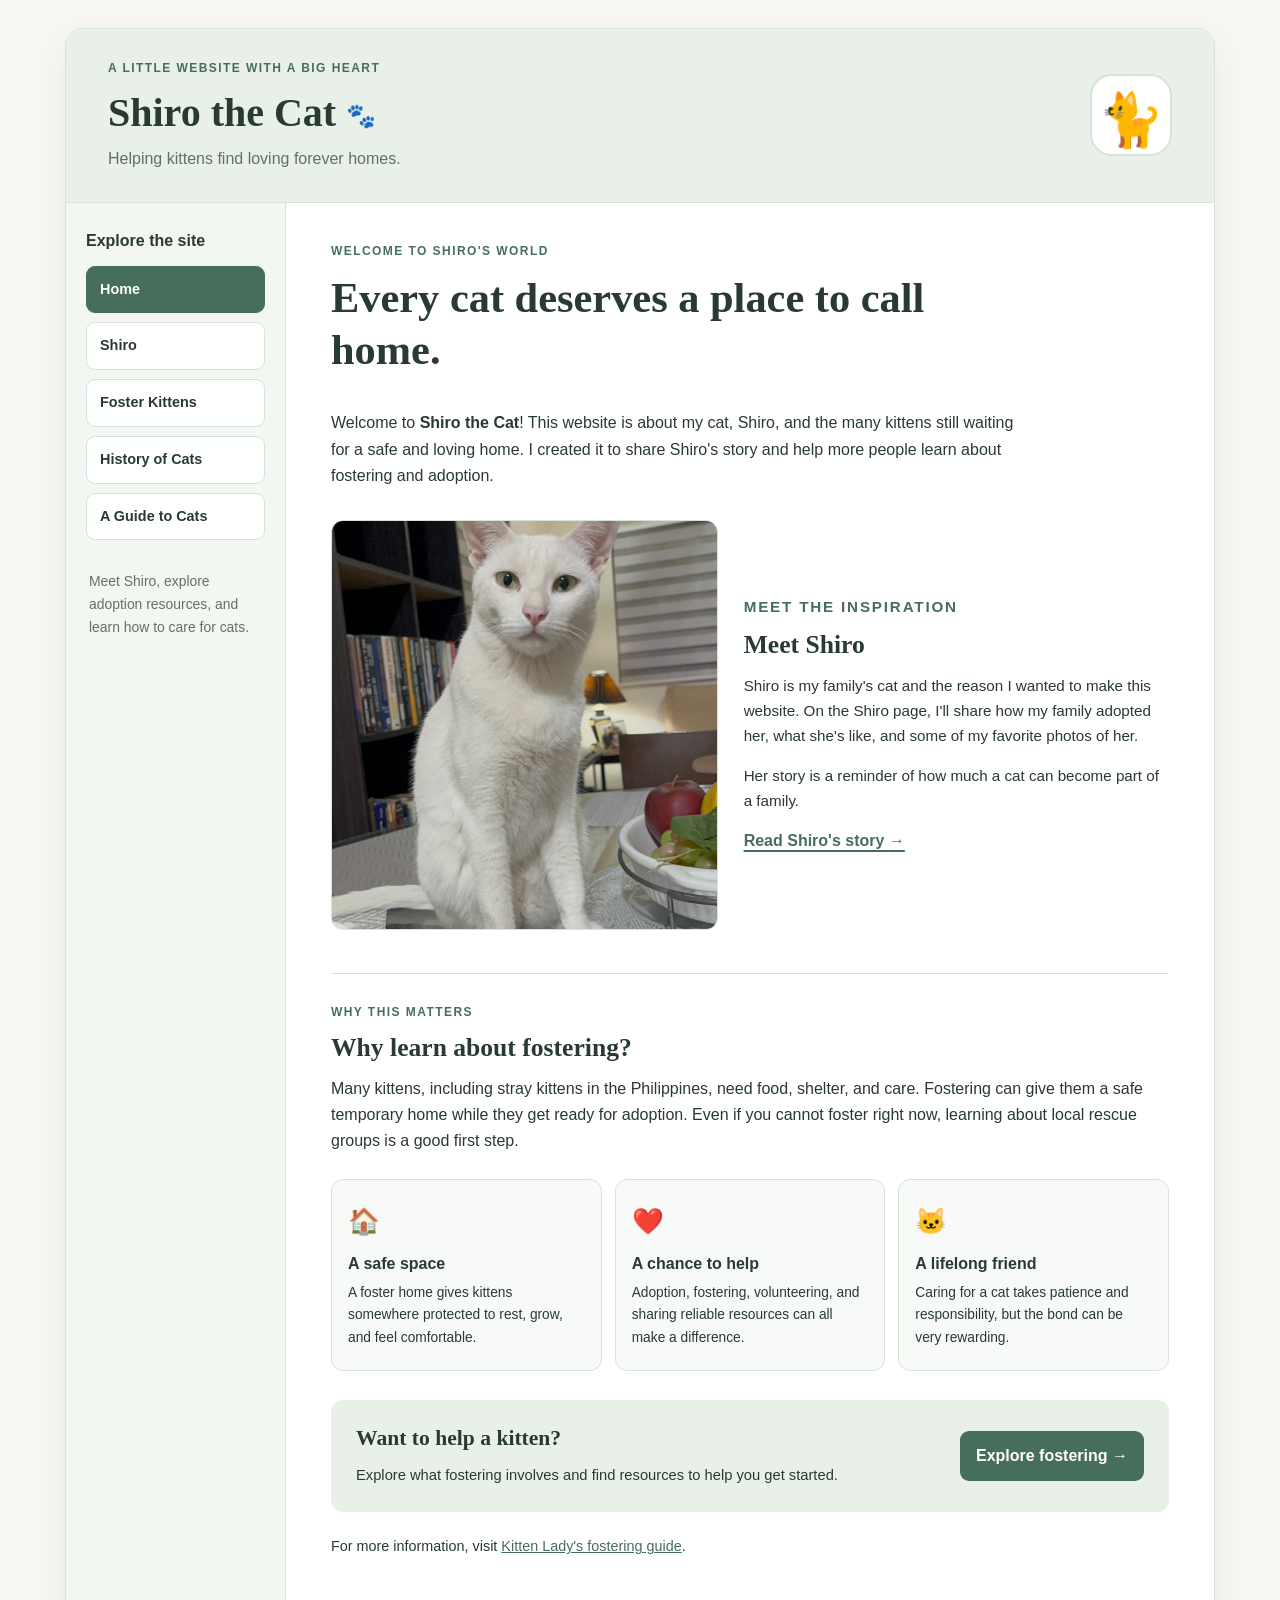
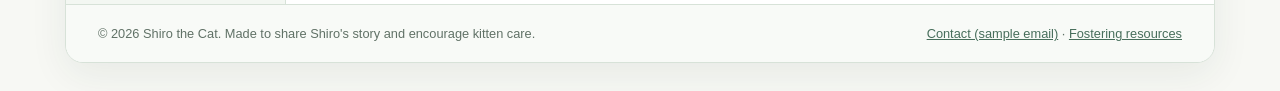
<file: index.html>
<!DOCTYPE html>
<html lang="en">
<head>
    <meta charset="UTF-8">
    <meta name="viewport" content="width=device-width, initial-scale=1.0">
    <meta name="description" content="Meet Shiro the Cat and learn why fostering and adopting kittens can make a difference.">
    <meta name="author" content="Mark Vouga">
    <title>Home | Shiro the Cat</title>
    <link rel="stylesheet" href="style.css">
</head>
<body>
    <div class="site-wrapper">
        <header class="site-header">
            <div>
                <p class="eyebrow">A little website with a big heart</p>
                <h1>Shiro the Cat <span aria-hidden="true">🐾</span></h1>
                <p class="tagline">Helping kittens find loving forever homes.</p>
            </div>
            <div class="header-cat" aria-hidden="true">🐈</div>
        </header>

        <div class="page-layout">
            <nav class="site-nav" aria-label="Main navigation">
                <h2>Explore the site</h2>
                <ul>
                    <li><a class="active" aria-current="page" href="index.html">Home</a></li>
                    <li><a href="shiro.html">Shiro</a></li>
                    <li><a href="foster.html">Foster Kittens</a></li>
                    <li><a href="history.html">History of Cats</a></li>
                    <li><a href="guide.html">A Guide to Cats</a></li>
                </ul>
                <p class="nav-note">Meet Shiro, explore adoption resources, and learn how to care for cats.</p>
            </nav>

            <main id="main-content">
                <section class="welcome">
                    <p class="eyebrow">Welcome to Shiro's world</p>
                    <h2>Every cat deserves a place to call home.</h2>
                    <p>Welcome to <strong>Shiro the Cat</strong>! This website is about my cat, Shiro, and the many kittens still waiting for a safe and loving home. I created it to share Shiro's story and help more people learn about fostering and adoption.</p>
                </section>

                <section class="feature" aria-labelledby="meet-shiro-title">
                    <img class="shiro-photo" src="shiro1.jpeg" alt="Shiro, a white cat with green eyes, sitting on a glass table at home." width="928" height="1649">
                    <div class="feature-text">
                        <p class="eyebrow">Meet the inspiration</p>
                        <h3 id="meet-shiro-title">Meet Shiro</h3>
                        <p>Shiro is my family's cat and the reason I wanted to make this website. On the Shiro page, I'll share how my family adopted her, what she's like, and some of my favorite photos of her.</p>
                        <p>Her story is a reminder of how much a cat can become part of a family.</p>
                        <a class="text-link" href="shiro.html">Read Shiro's story <span aria-hidden="true">→</span></a>
                    </div>
                </section>

                <section class="why-adopt" aria-labelledby="why-adopt-title">
                    <p class="eyebrow">Why this matters</p>
                    <h3 id="why-adopt-title">Why learn about fostering?</h3>
                    <p>Many kittens, including stray kittens in the Philippines, need food, shelter, and care. Fostering can give them a safe temporary home while they get ready for adoption. Even if you cannot foster right now, learning about local rescue groups is a good first step.</p>
                    <div class="info-grid">
                        <article class="info-card">
                            <span aria-hidden="true">🏠</span>
                            <h4>A safe space</h4>
                            <p>A foster home gives kittens somewhere protected to rest, grow, and feel comfortable.</p>
                        </article>
                        <article class="info-card">
                            <span aria-hidden="true">❤️</span>
                            <h4>A chance to help</h4>
                            <p>Adoption, fostering, volunteering, and sharing reliable resources can all make a difference.</p>
                        </article>
                        <article class="info-card">
                            <span aria-hidden="true">🐱</span>
                            <h4>A lifelong friend</h4>
                            <p>Caring for a cat takes patience and responsibility, but the bond can be very rewarding.</p>
                        </article>
                    </div>
                </section>

                <section class="next-step" aria-labelledby="next-step-title">
                    <div>
                        <h3 id="next-step-title">Want to help a kitten?</h3>
                        <p>Explore what fostering involves and find resources to help you get started.</p>
                    </div>
                    <a class="button-link" href="foster.html">Explore fostering <span aria-hidden="true">→</span></a>
                </section>

                <p class="external-resource">For more information, visit <a href="https://www.kittenlady.org/fostering" target="_blank" rel="noopener noreferrer">Kitten Lady's fostering guide</a>.</p>
            </main>
        </div>

        <footer class="site-footer">
            <p>&copy; 2026 Shiro the Cat. Made to share Shiro's story and encourage kitten care.</p>
            <p><a href="mailto:hello@example.com">Contact (sample email)</a> <span aria-hidden="true">·</span> <a href="https://www.kittenlady.org/fostering" target="_blank" rel="noopener noreferrer">Fostering resources</a></p>
        </footer>
    </div>
</body>
</html>
</file>
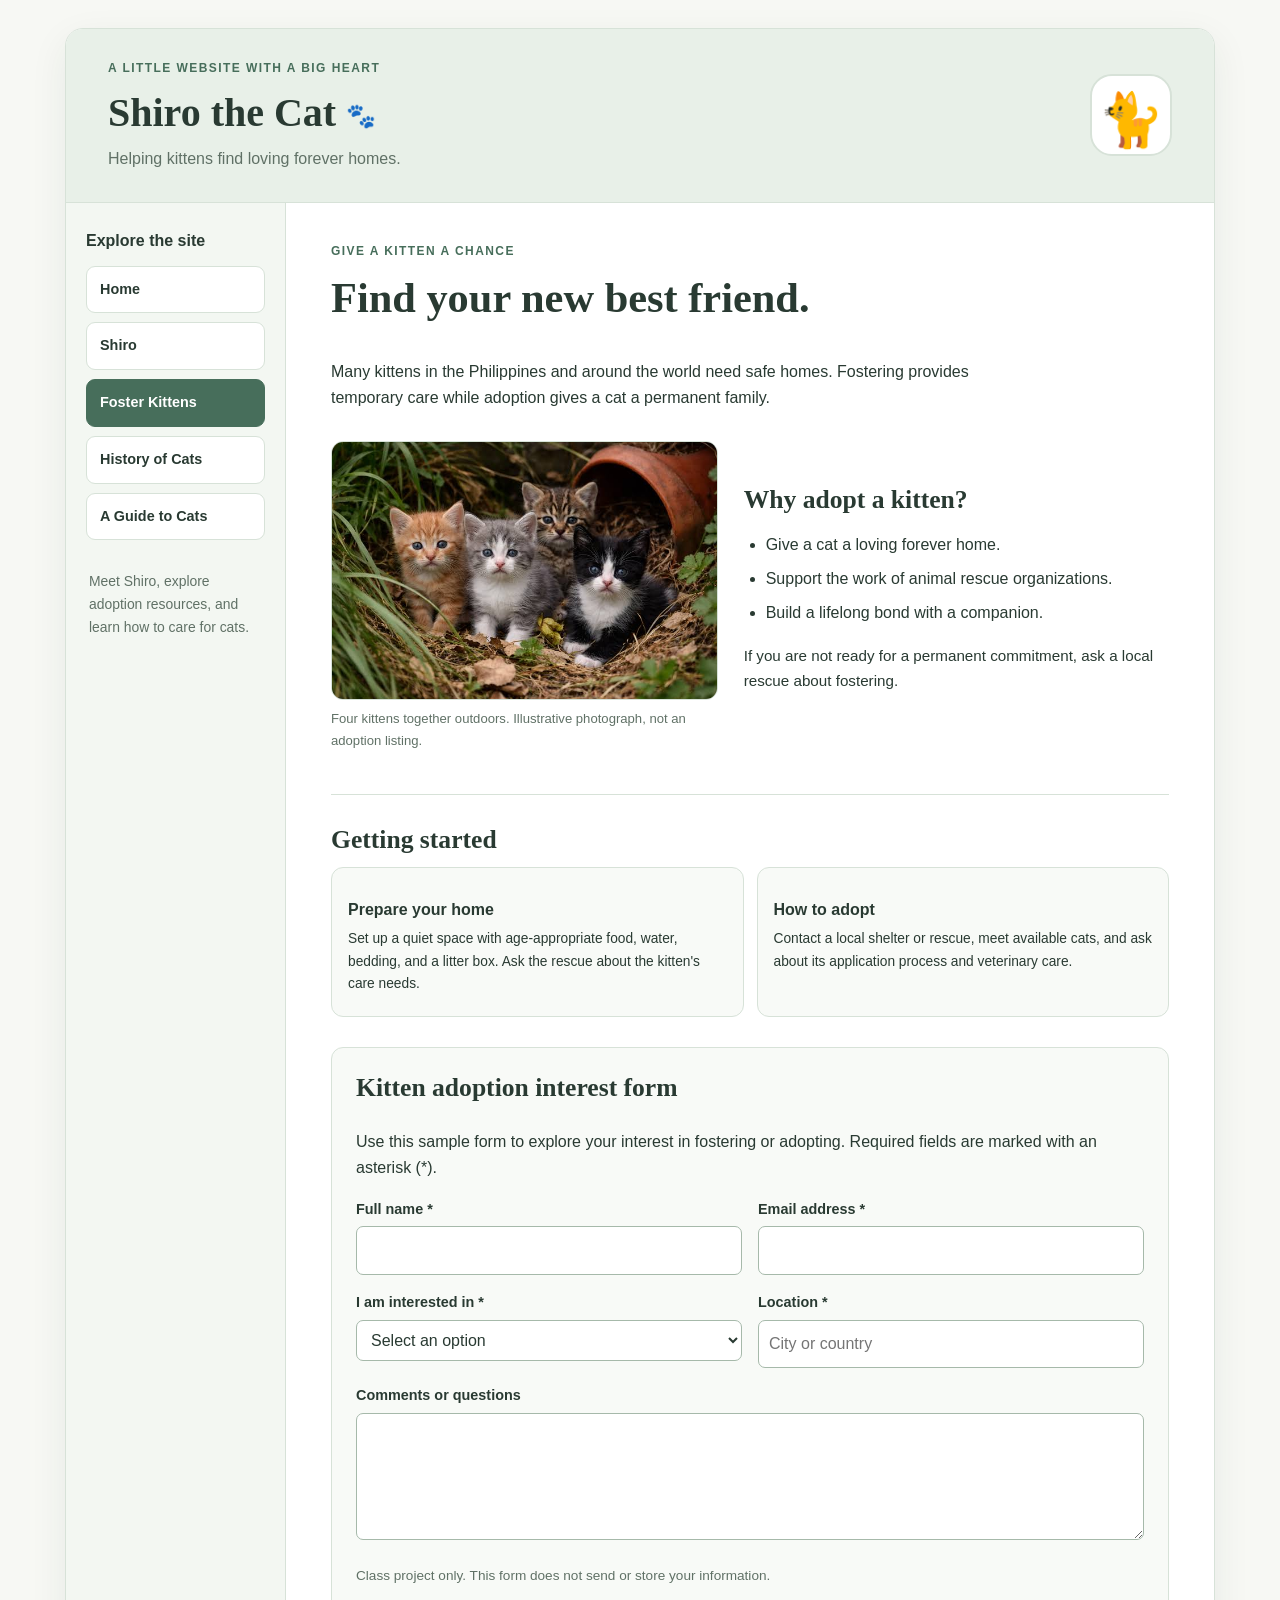
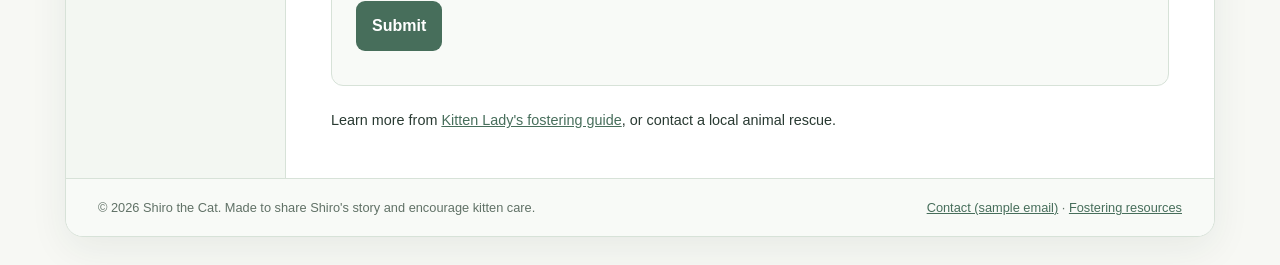
<file: foster.html>
<!DOCTYPE html>
<html lang="en">
<head>
    <meta charset="UTF-8">
    <meta name="viewport" content="width=device-width, initial-scale=1.0">
    <meta name="description" content="Learn about kitten fostering and adoption, preparing your home, and expressing interest through a sample form.">
    <meta name="author" content="Mark Vouga">
    <title>Foster Kittens | Shiro the Cat</title>
    <link rel="stylesheet" href="style.css">
</head>
<body>
    <div class="site-wrapper">
        <header class="site-header">
            <div>
                <p class="eyebrow">A little website with a big heart</p>
                <h1>Shiro the Cat <span aria-hidden="true">🐾</span></h1>
                <p class="tagline">Helping kittens find loving forever homes.</p>
            </div>
            <div class="header-cat" aria-hidden="true">🐈</div>
        </header>

        <div class="page-layout">
            <nav class="site-nav" aria-label="Main navigation">
                <h2>Explore the site</h2>
                <ul>
                    <li><a href="index.html">Home</a></li>
                    <li><a href="shiro.html">Shiro</a></li>
                    <li><a class="active" aria-current="page" href="foster.html">Foster Kittens</a></li>
                    <li><a href="history.html">History of Cats</a></li>
                    <li><a href="guide.html">A Guide to Cats</a></li>
                </ul>
                <p class="nav-note">Meet Shiro, explore adoption resources, and learn how to care for cats.</p>
            </nav>

            <main id="main-content">
                <section class="welcome">
                    <p class="eyebrow">Give a kitten a chance</p>
                    <h2>Find your new best friend.</h2>
                    <p>Many kittens in the Philippines and around the world need safe homes. Fostering provides temporary care while adoption gives a cat a permanent family.</p>
                </section>
                <section class="feature" aria-labelledby="adopt-title">
                    <figure class="adoption-photo"><img class="kitten-photo" src="kittens.jpg" alt="Four kittens with orange, gray, tabby, and black-and-white coats sitting together outdoors." width="678" height="452"><figcaption>Four kittens together outdoors. Illustrative photograph, not an adoption listing.</figcaption></figure>
                    <div class="feature-text"><h3 id="adopt-title">Why adopt a kitten?</h3><ul class="care-list"><li>Give a cat a loving forever home.</li><li>Support the work of animal rescue organizations.</li><li>Build a lifelong bond with a companion.</li></ul><p>If you are not ready for a permanent commitment, ask a local rescue about fostering.</p></div>
                </section>
                <section class="why-adopt"><h3>Getting started</h3><div class="adoption-grid">
                    <article class="info-card"><h4>Prepare your home</h4><p>Set up a quiet space with age-appropriate food, water, bedding, and a litter box. Ask the rescue about the kitten's care needs.</p></article>
                    <article class="info-card"><h4>How to adopt</h4><p>Contact a local shelter or rescue, meet available cats, and ask about its application process and veterinary care.</p></article>
                </div></section>
                <section class="interest-section" aria-labelledby="interest-title">
                    <h3 id="interest-title">Kitten adoption interest form</h3>
                    <p>Use this sample form to explore your interest in fostering or adopting. Required fields are marked with an asterisk (*).</p>
                    <form class="interest-form" id="interest-form">
                        <div><label for="name">Full name *</label><input id="name" name="name" type="text" autocomplete="name" required></div>
                        <div><label for="email">Email address *</label><input id="email" name="email" type="email" autocomplete="email" required></div>
                        <div><label for="interest">I am interested in *</label><select id="interest" name="interest" required><option value="">Select an option</option><option>Fostering</option><option>Adopting</option><option>Both</option><option>Learning more</option></select></div>
                        <div><label for="location">Location *</label><input id="location" name="location" type="text" placeholder="City or country" required></div>
                        <div class="full-field"><label for="comments">Comments or questions</label><textarea id="comments" name="comments" rows="4"></textarea></div>
                        <div class="full-field"><p class="form-note">Class project only. This form does not send or store your information.</p><button class="button-link" type="submit">Submit</button><p id="form-status" role="status"></p></div>
                    </form>
                    <script>
                        document.getElementById('interest-form').addEventListener('submit', function(event) {
                            event.preventDefault();
                            document.getElementById('form-status').textContent = 'Thank you for your interest! This is a demo; no information was sent.';
                        });
                    </script>
                </section>
                <p class="external-resource">Learn more from <a href="https://www.kittenlady.org/fostering" target="_blank" rel="noopener noreferrer">Kitten Lady's fostering guide</a>, or contact a local animal rescue.</p>
            </main>
        </div>

        <footer class="site-footer">
            <p>&copy; 2026 Shiro the Cat. Made to share Shiro's story and encourage kitten care.</p>
            <p><a href="mailto:hello@example.com">Contact (sample email)</a> <span aria-hidden="true">·</span> <a href="https://www.kittenlady.org/fostering" target="_blank" rel="noopener noreferrer">Fostering resources</a></p>
        </footer>
    </div>
</body>
</html>
</file>
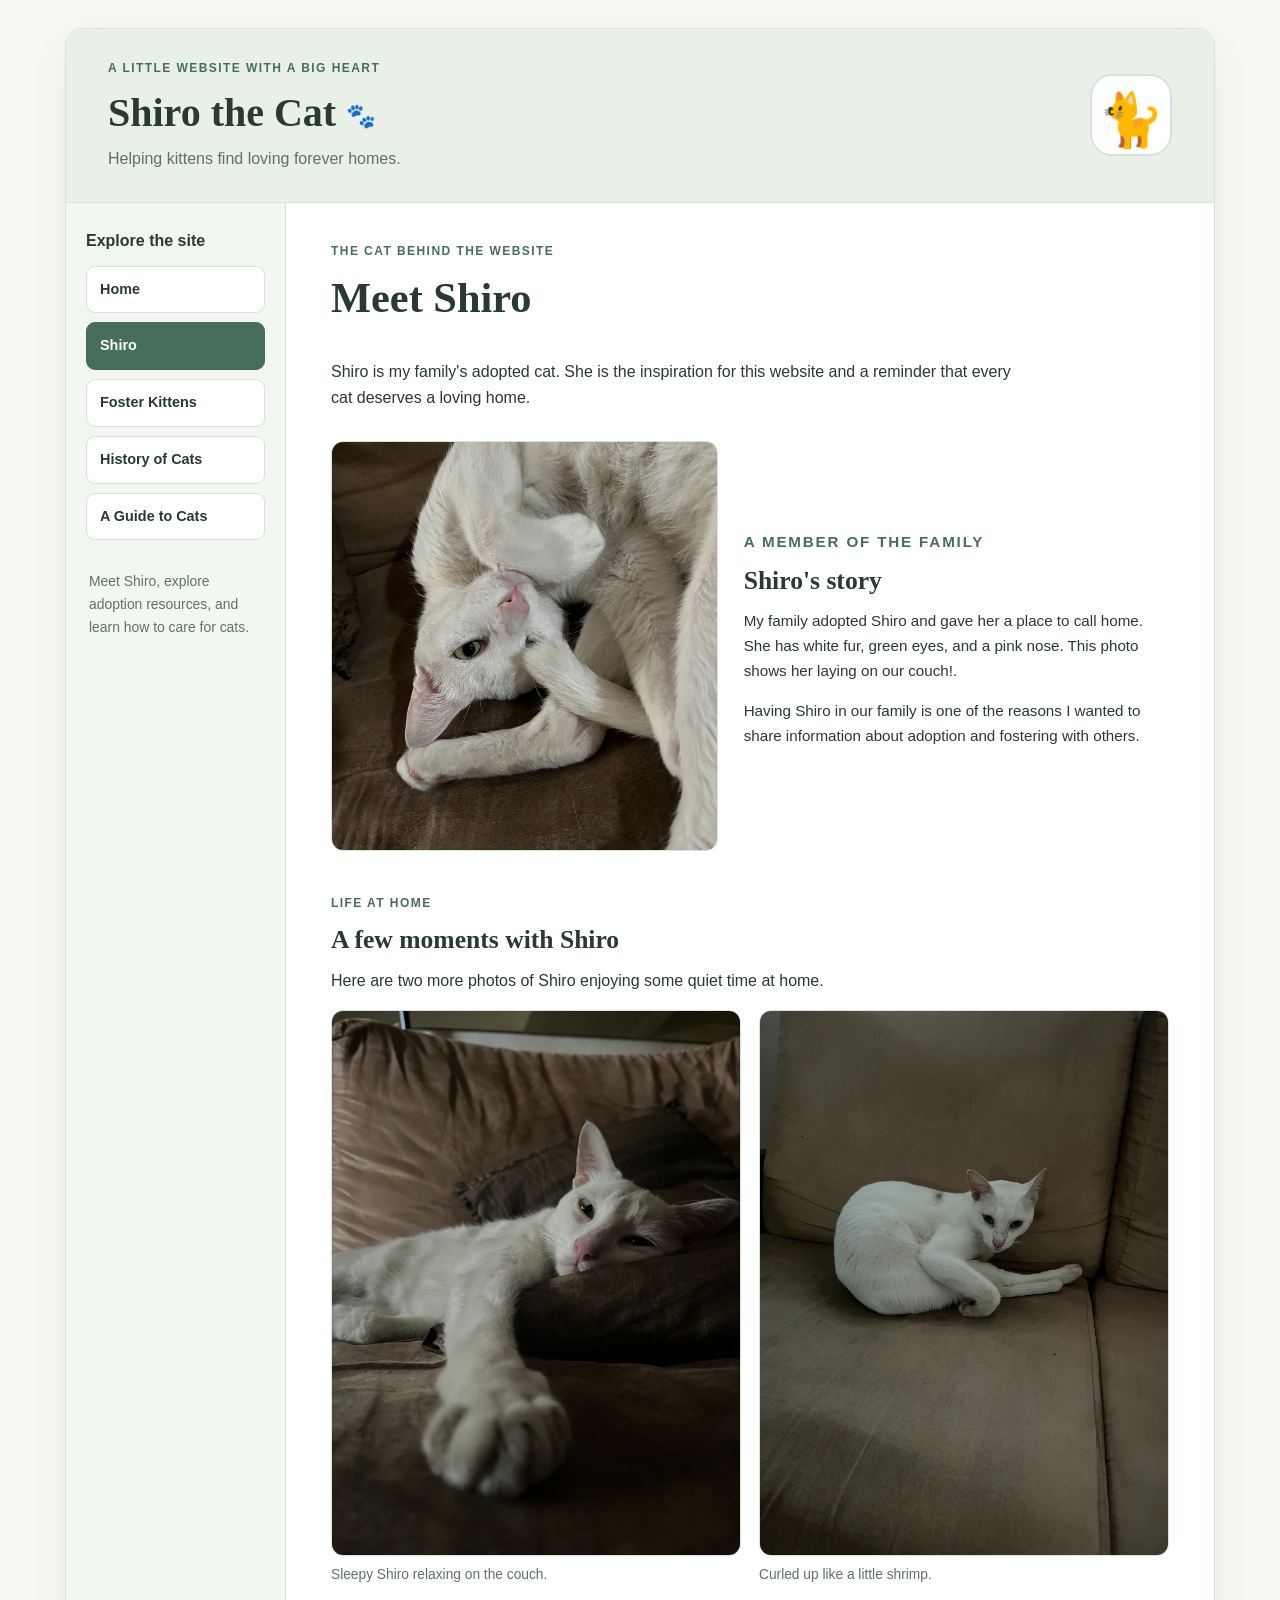
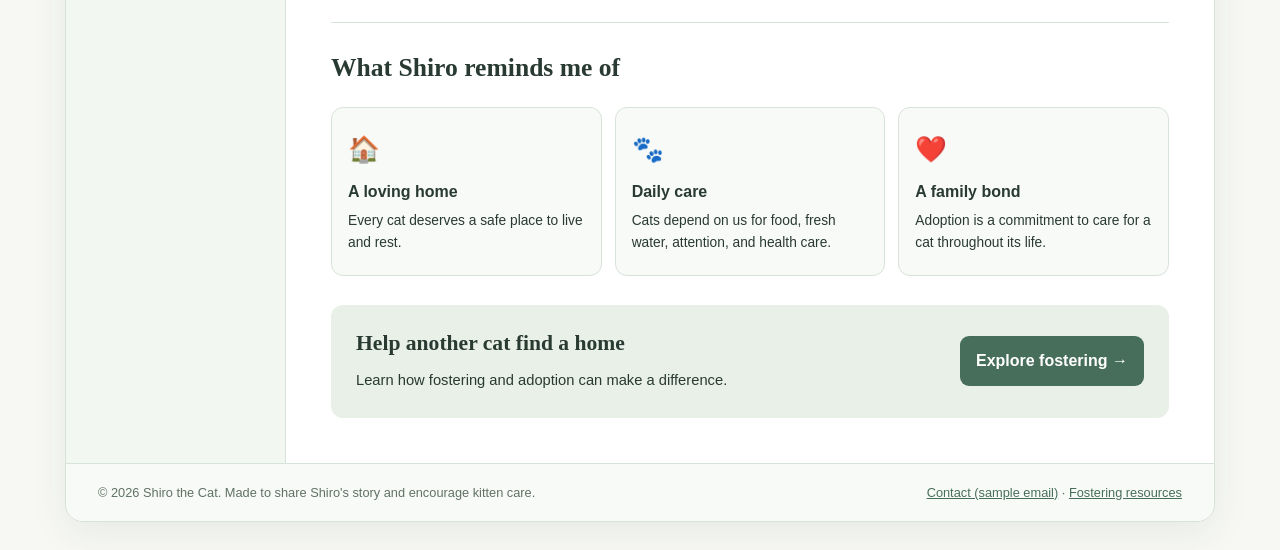
<file: shiro.html>
<!DOCTYPE html>
<html lang="en">
<head>
    <meta charset="UTF-8">
    <meta name="viewport" content="width=device-width, initial-scale=1.0">
    <meta name="description" content="Meet Shiro, the adopted white cat who inspired this website about kitten care and adoption.">
    <meta name="author" content="Mark Vouga">
    <title>Shiro | Shiro the Cat</title>
    <link rel="stylesheet" href="style.css">
</head>
<body>
    <div class="site-wrapper">
        <header class="site-header">
            <div>
                <p class="eyebrow">A little website with a big heart</p>
                <h1>Shiro the Cat <span aria-hidden="true">🐾</span></h1>
                <p class="tagline">Helping kittens find loving forever homes.</p>
            </div>
            <div class="header-cat" aria-hidden="true">🐈</div>
        </header>

        <div class="page-layout">
            <nav class="site-nav" aria-label="Main navigation">
                <h2>Explore the site</h2>
                <ul>
                    <li><a href="index.html">Home</a></li>
                    <li><a class="active" aria-current="page" href="shiro.html">Shiro</a></li>
                    <li><a href="foster.html">Foster Kittens</a></li>
                    <li><a href="history.html">History of Cats</a></li>
                    <li><a href="guide.html">A Guide to Cats</a></li>
                </ul>
                <p class="nav-note">Meet Shiro, explore adoption resources, and learn how to care for cats.</p>
            </nav>

            <main id="main-content">
                <section class="welcome">
                    <p class="eyebrow">The cat behind the website</p>
                    <h2>Meet Shiro</h2>
                    <p>Shiro is my family's adopted cat. She is the inspiration for this website and a reminder that every cat deserves a loving home.</p>
                </section>
                <section class="feature" aria-labelledby="story-title">
                    <img class="shiro-photo" src="shiro_upsidedown.jpeg" alt="Shiro lying upside down on a brown couch with her paws near her face." width="1536" height="2048">
                    <div class="feature-text">
                        <p class="eyebrow">A member of the family</p>
                        <h3 id="story-title">Shiro's story</h3>
                        <p>My family adopted Shiro and gave her a place to call home. She has white fur, green eyes, and a pink nose. This photo shows her laying on our couch!.</p>
                        <p>Having Shiro in our family is one of the reasons I wanted to share information about adoption and fostering with others.</p>
                    </div>
                </section>
                <section class="photo-gallery" aria-labelledby="gallery-title">
                    <p class="eyebrow">Life at home</p>
                    <h3 id="gallery-title">A few moments with Shiro</h3>
                    <p>Here are two more photos of Shiro enjoying some quiet time at home.</p>
                    <div class="gallery-grid">
                        <figure><img src="shiro_eepy.jpeg" alt="Shiro resting her head on a cushion with one paw stretched forward." width="1536" height="2048" loading="lazy"><figcaption>Sleepy Shiro relaxing on the couch.</figcaption></figure>
                        <figure><img src="shiro_shrimp.jpeg" alt="Shiro curled up on a brown sofa with her paws tucked together." width="1536" height="2048" loading="lazy"><figcaption>Curled up like a little shrimp.</figcaption></figure>
                    </div>
                </section>
                <section class="why-adopt">
                    <h3>What Shiro reminds me of</h3>
                    <div class="info-grid">
                        <article class="info-card"><span aria-hidden="true">🏠</span><h4>A loving home</h4><p>Every cat deserves a safe place to live and rest.</p></article>
                        <article class="info-card"><span aria-hidden="true">🐾</span><h4>Daily care</h4><p>Cats depend on us for food, fresh water, attention, and health care.</p></article>
                        <article class="info-card"><span aria-hidden="true">❤️</span><h4>A family bond</h4><p>Adoption is a commitment to care for a cat throughout its life.</p></article>
                    </div>
                </section>
                <section class="next-step"><div><h3>Help another cat find a home</h3><p>Learn how fostering and adoption can make a difference.</p></div><a class="button-link" href="foster.html">Explore fostering →</a></section>
            </main>
        </div>

        <footer class="site-footer">
            <p>&copy; 2026 Shiro the Cat. Made to share Shiro's story and encourage kitten care.</p>
            <p><a href="mailto:hello@example.com">Contact (sample email)</a> <span aria-hidden="true">·</span> <a href="https://www.kittenlady.org/fostering" target="_blank" rel="noopener noreferrer">Fostering resources</a></p>
        </footer>
    </div>
</body>
</html>
</file>
<file: style.css>
/* Shiro the Cat — external stylesheet. Adjust these variables to match your preferred palette. */
:root {
    --background: #f7f8f4;
    --foreground: #293a32;
    --primary: #476e5b;
    --secondary: #e8f0e8;
    --accent: #e9a787;
    --surface: #ffffff;
    --border: #d7e2d8;
    --muted: #607166;
}

* { box-sizing: border-box; }
html { scroll-behavior: smooth; }
body {
    margin: 0;
    background-color: var(--background);
    color: var(--foreground);
    font-family: Arial, Helvetica, sans-serif;
    line-height: 1.65;
}
a { color: var(--primary); }
a:focus-visible { outline: 3px solid var(--accent); outline-offset: 3px; }
.site-wrapper {
    max-width: 1150px;
    margin: 28px auto;
    background-color: var(--surface);
    border: 1px solid var(--border);
    border-radius: 18px;
    overflow: hidden;
    box-shadow: 0 12px 38px rgba(31, 57, 42, 0.07);
}
.site-header {
    display: flex;
    justify-content: space-between;
    align-items: center;
    gap: 16px;
    padding: 30px 42px;
    background-color: var(--secondary);
    border-bottom: 1px solid var(--border);
}
h1, h2, h3, h4, p { margin-top: 0; }
h1, h2, h3, h4 { line-height: 1.22; }
h1 { font-family: Georgia, 'Times New Roman', serif; font-size: 2.5rem; margin-bottom: 8px; }
h1 span { font-size: 1.5rem; vertical-align: middle; }
.tagline { color: var(--muted); margin-bottom: 0; }
.eyebrow { color: var(--primary); font-size: .75rem; font-weight: bold; letter-spacing: .12em; text-transform: uppercase; margin-bottom: 10px; }
.header-cat { width: 82px; height: 82px; display: grid; place-items: center; flex-shrink: 0; border: 2px solid var(--border); background: white; border-radius: 22px; font-size: 3.3rem; }
.page-layout { display: grid; grid-template-columns: 220px minmax(0, 1fr); }
.site-nav { padding: 28px 20px; background-color: #f3f7f2; border-right: 1px solid var(--border); }
.site-nav h2 { font-size: 1rem; margin: 0 0 15px; }
.site-nav ul { list-style: none; padding: 0; margin: 0; }
.site-nav li + li { margin-top: 9px; }
.site-nav a { display: block; padding: 11px 13px; border: 1px solid var(--border); border-radius: 9px; color: var(--foreground); text-decoration: none; background: var(--surface); font-weight: bold; font-size: .9rem; }
.site-nav a:hover, .site-nav a.active { background: var(--primary); color: white; border-color: var(--primary); }
.nav-note { margin: 30px 3px 0; font-size: .87rem; color: var(--muted); }
main { min-width: 0; padding: 39px 45px 45px; }
.welcome h2 { font-family: Georgia, 'Times New Roman', serif; font-size: clamp(1.9rem, 3.5vw, 2.65rem); max-width: 620px; }
.welcome p:not(.eyebrow) { max-width: 700px; }
.feature { display: grid; grid-template-columns: minmax(0, 1fr) minmax(0, 1.1fr); gap: 26px; align-items: center; margin: 30px 0 43px; }
.shiro-photo { display: block; width: 100%; height: 410px; object-fit: cover; object-position: center 35%; border-radius: 12px; border: 1px solid var(--border); }
.feature-text h3, .why-adopt h3, .next-step h3 { font-family: Georgia, 'Times New Roman', serif; font-size: 1.6rem; margin-bottom: 12px; }
.feature-text p { font-size: .95rem; }
.text-link { font-weight: bold; text-decoration-thickness: 2px; text-underline-offset: 4px; }
.why-adopt { border-top: 1px solid var(--border); padding-top: 29px; }
.info-grid { display: grid; grid-template-columns: repeat(3, minmax(0, 1fr)); gap: 13px; margin-top: 24px; }
.info-card { padding: 20px 16px; background: #f8faf7; border: 1px solid var(--border); border-radius: 12px; }
.info-card > span { font-size: 1.6rem; }
.info-card h4 { margin: 12px 0 8px; }
.info-card p { font-size: .86rem; margin: 0; }
.next-step { display: flex; justify-content: space-between; align-items: center; gap: 20px; padding: 25px; margin-top: 29px; background-color: var(--secondary); border-radius: 12px; }
.next-step h3 { font-size: 1.35rem; }
.next-step p { margin-bottom: 0; font-size: .92rem; }
.button-link { background: var(--primary); color: white; text-decoration: none; font-weight: bold; border-radius: 9px; padding: 12px 16px; white-space: nowrap; }
.button-link:hover { background: #315541; }
.external-resource { font-size: .9rem; margin: 23px 0 0; }
.site-footer { display: flex; justify-content: space-between; gap: 14px; flex-wrap: wrap; padding: 18px 32px; border-top: 1px solid var(--border); background-color: #f8faf7; color: var(--muted); font-size: .8rem; }
.site-footer p { margin: 0; }
@media (max-width: 850px) {
    .site-wrapper { margin: 0; border: none; border-radius: 0; }
    .page-layout { grid-template-columns: 1fr; }
    .site-nav { border-right: 0; border-bottom: 1px solid var(--border); padding: 18px 24px; }
    .site-nav ul { display: flex; flex-wrap: wrap; gap: 8px; }
    .site-nav li + li { margin-top: 0; }
    .nav-note { margin-top: 14px; }
    main { padding: 30px 24px; }
}
@media (max-width: 620px) {
    .site-header { padding: 23px 22px; }
    h1 { font-size: 2rem; }
    .header-cat { width: 62px; height: 62px; font-size: 2.4rem; }
    .feature, .info-grid { grid-template-columns: 1fr; }
    .shiro-photo { height: 360px; }
    .next-step { align-items: flex-start; flex-direction: column; }
    .site-footer { padding: 20px 24px; }
}

/* Foster Kittens page */
.adoption-photo { margin: 0; }
.adoption-photo .shiro-photo { height: 310px; }
.adoption-photo figcaption { font-size: .82rem; color: var(--muted); margin-top: 8px; }
.care-list { padding-left: 22px; }
.care-list li { margin-bottom: 8px; }
.adoption-grid { display: grid; grid-template-columns: repeat(2, minmax(0, 1fr)); gap: 13px; }
.interest-section { margin-top: 30px; padding: 24px; border: 1px solid var(--border); border-radius: 12px; background: #f8faf7; }
.interest-section h3 { font-family: Georgia, 'Times New Roman', serif; font-size: 1.6rem; }
.interest-form { display: grid; grid-template-columns: repeat(2, minmax(0, 1fr)); gap: 16px; }
.interest-form label { display: block; font-size: .9rem; font-weight: bold; margin-bottom: 5px; }
.interest-form input, .interest-form select, .interest-form textarea { width: 100%; padding: 10px; border: 1px solid #a6b9aa; border-radius: 7px; background: white; color: var(--foreground); font: inherit; }
.interest-form textarea { resize: vertical; }
.interest-form :focus-visible { outline: 3px solid var(--accent); outline-offset: 2px; }
.full-field { grid-column: 1 / -1; }
.form-note, #form-status { font-size: .85rem; color: var(--muted); }
#form-status { margin: 10px 0 0; }
.interest-form button { border: 0; cursor: pointer; font: inherit; font-weight: bold; }
@media (max-width: 620px) {
    .adoption-grid, .interest-form { grid-template-columns: 1fr; }
    .interest-section { padding: 16px; }
}

/* Shiro photo gallery and kitten photograph */
.photo-gallery { margin: 0 0 35px; }
.photo-gallery h3 { font-family: Georgia, 'Times New Roman', serif; font-size: 1.6rem; margin-bottom: 12px; }
.gallery-grid { display: grid; grid-template-columns: repeat(2, minmax(0, 1fr)); gap: 18px; }
.gallery-grid figure { margin: 0; }
.gallery-grid img { display: block; width: 100%; height: auto; border-radius: 12px; border: 1px solid var(--border); }
.gallery-grid figcaption { font-size: .86rem; color: var(--muted); margin-top: 8px; }
.kitten-photo { display: block; width: 100%; height: auto; border-radius: 12px; border: 1px solid var(--border); }
@media (max-width: 620px) { .gallery-grid { grid-template-columns: 1fr; } }
</file>
